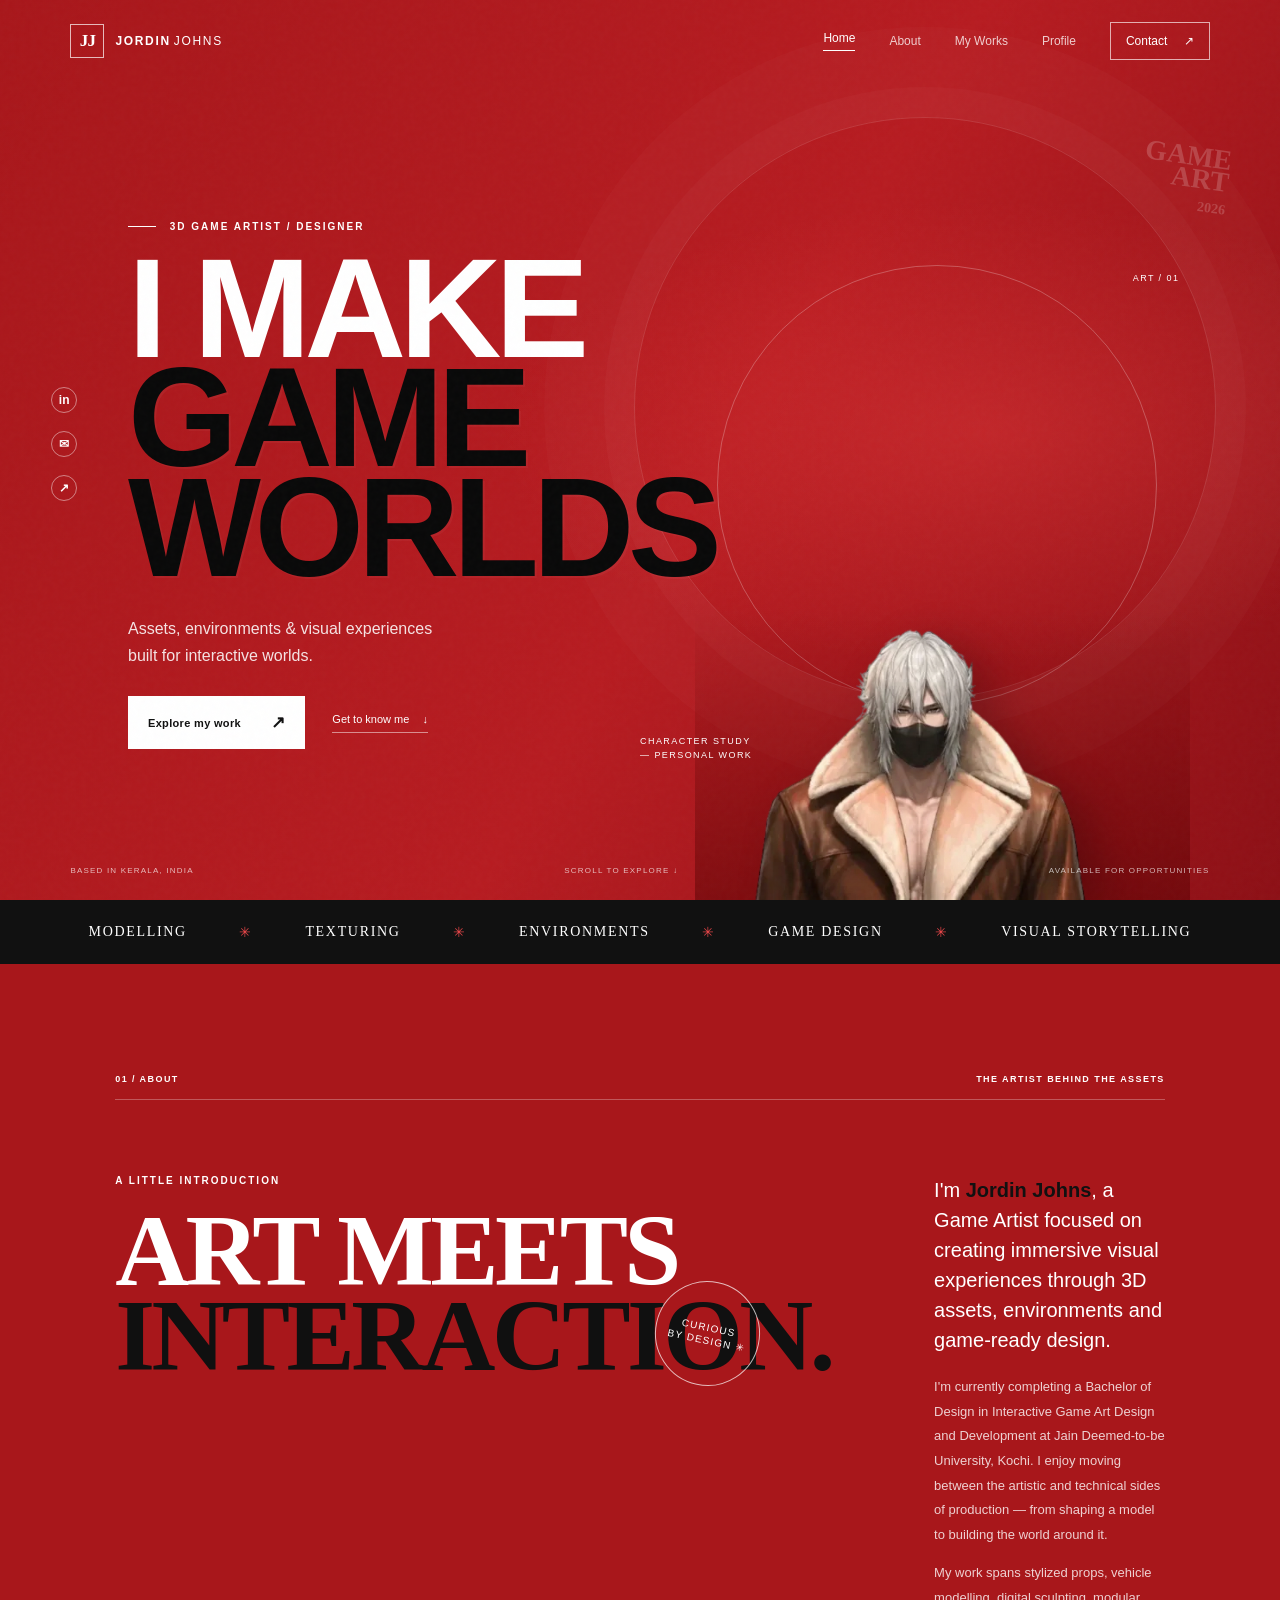
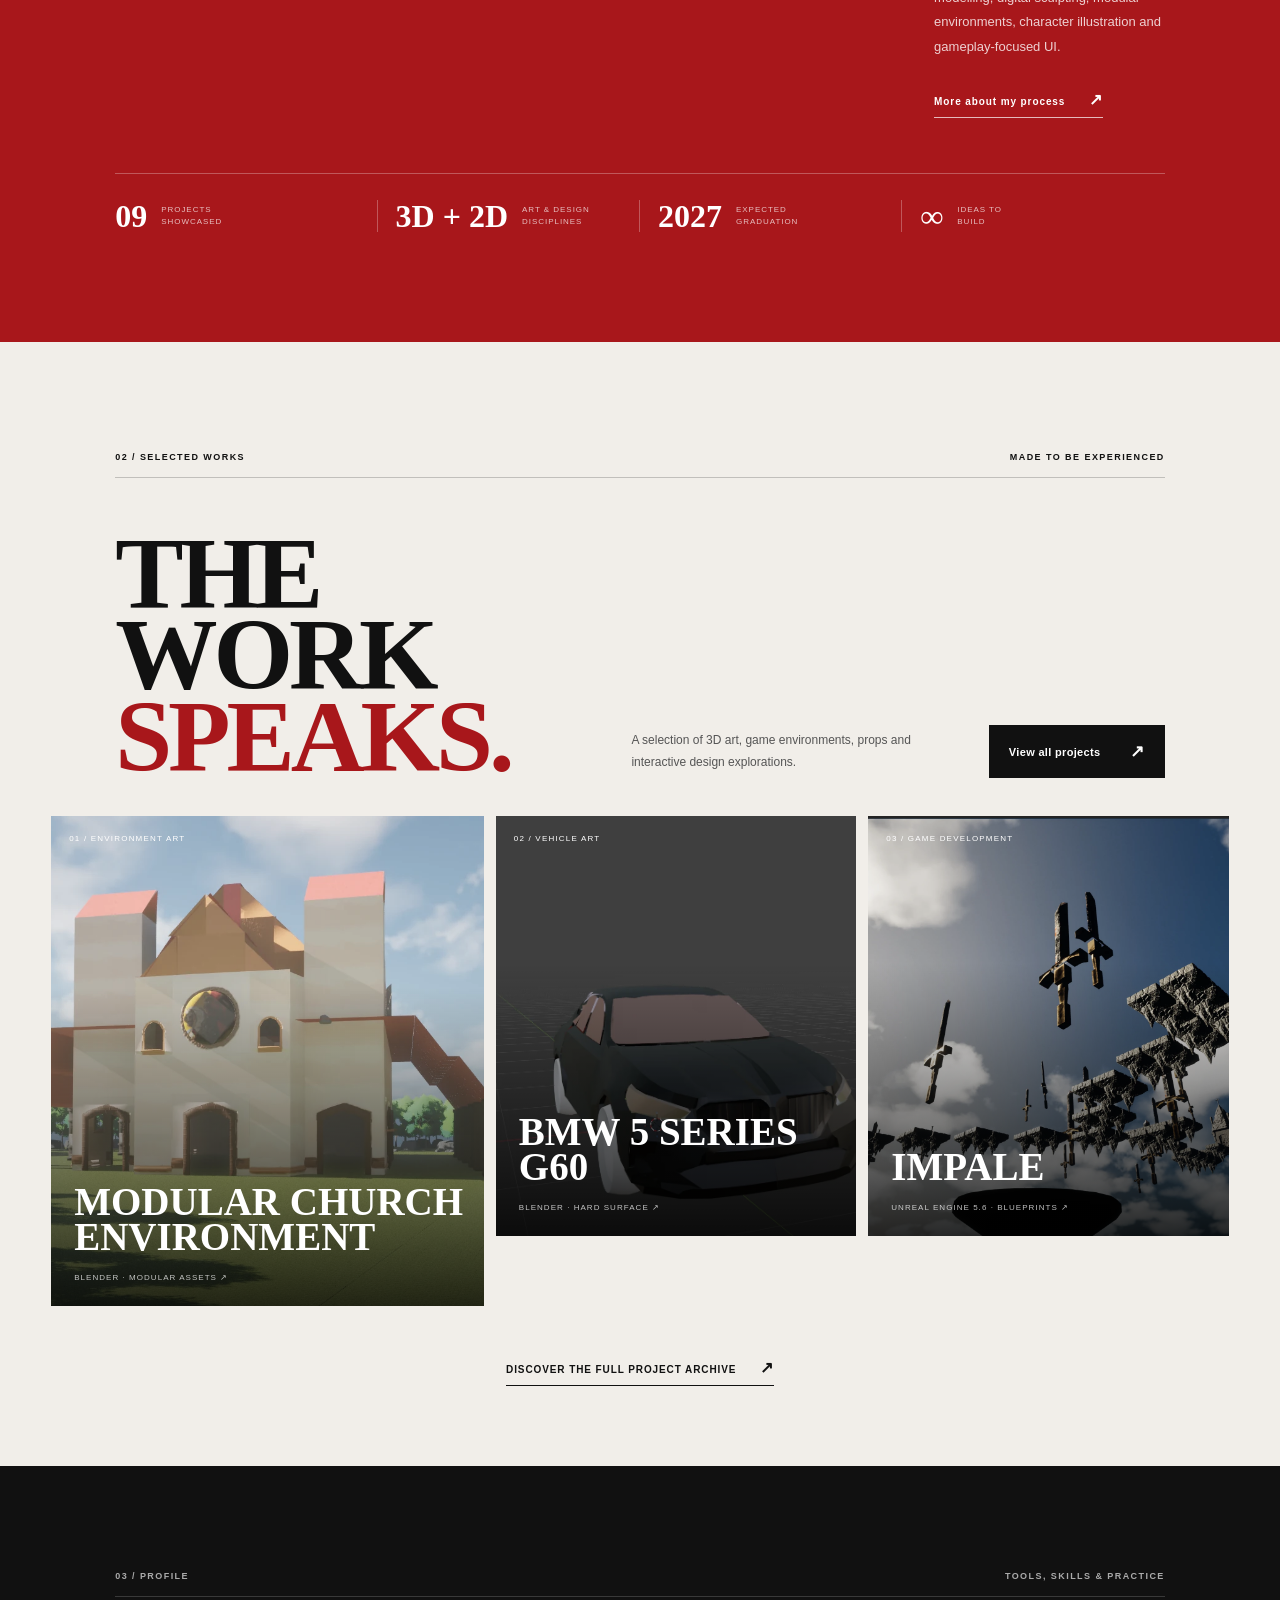
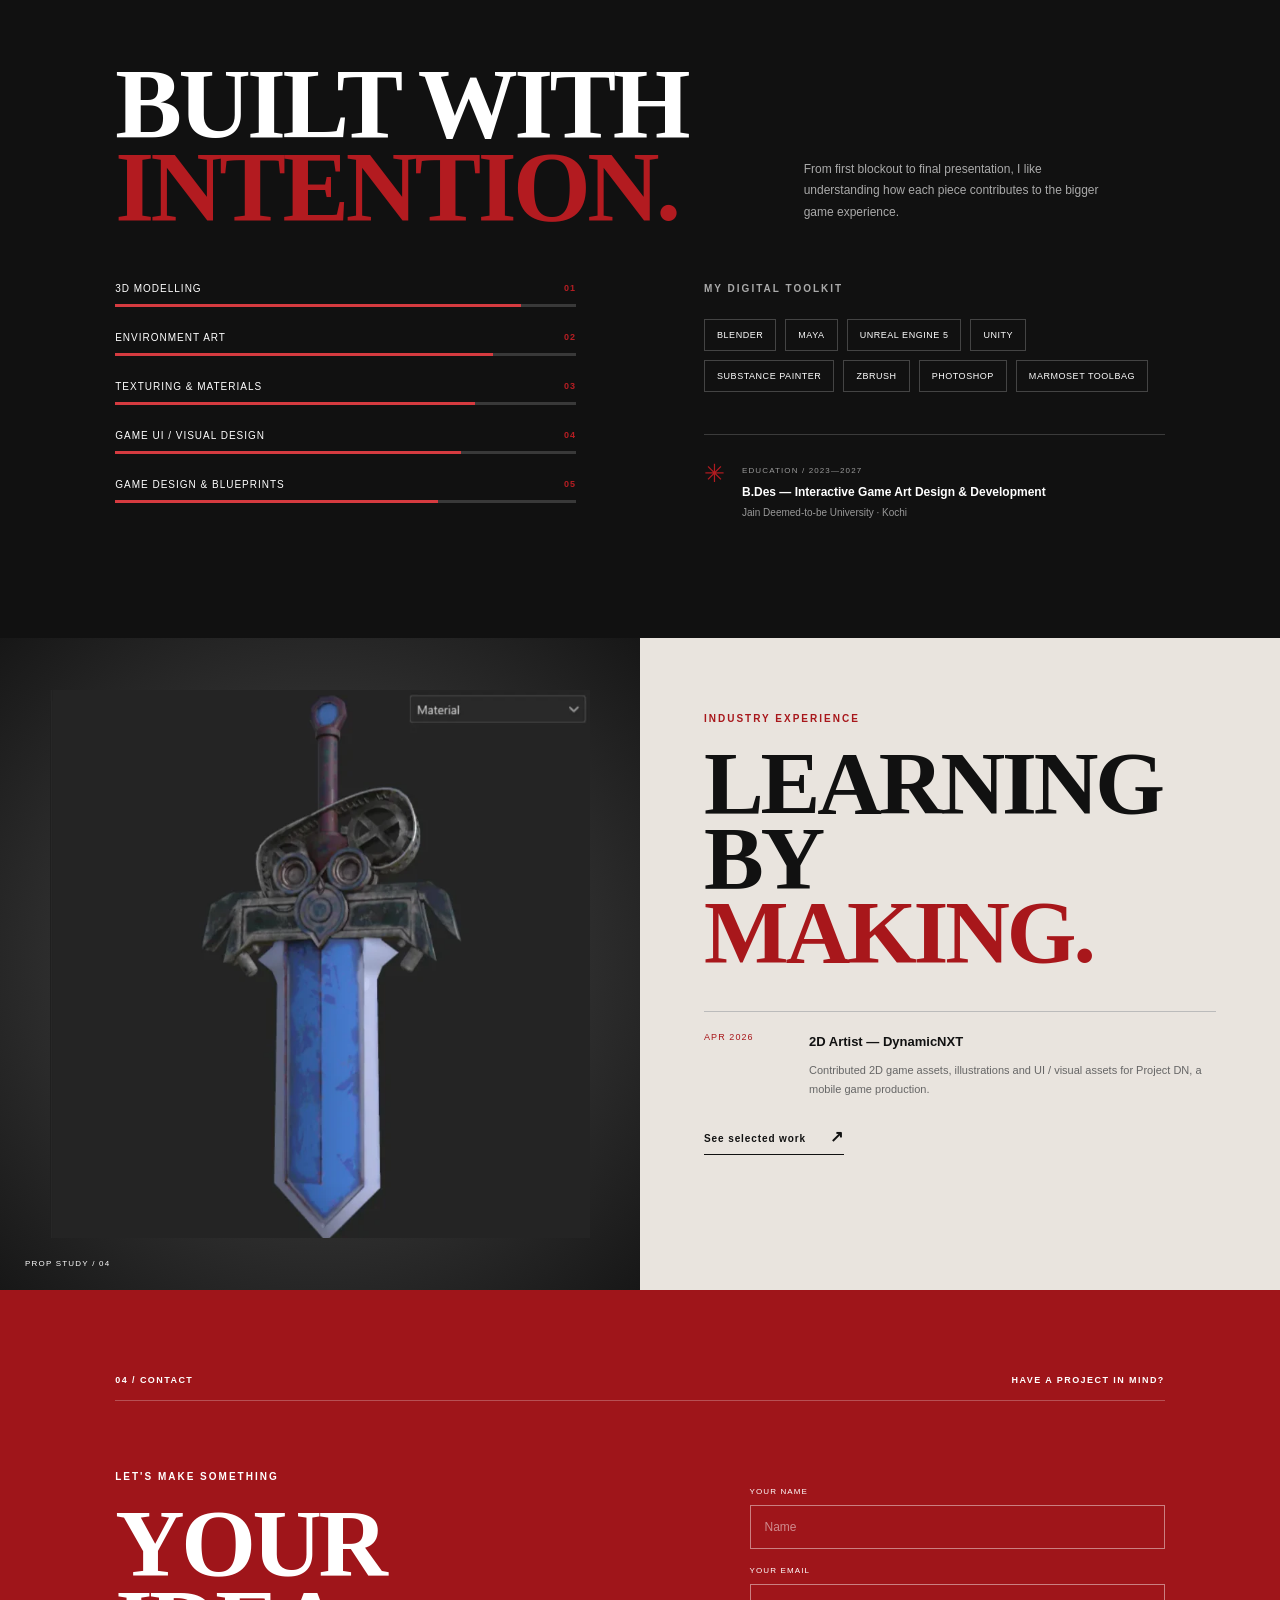
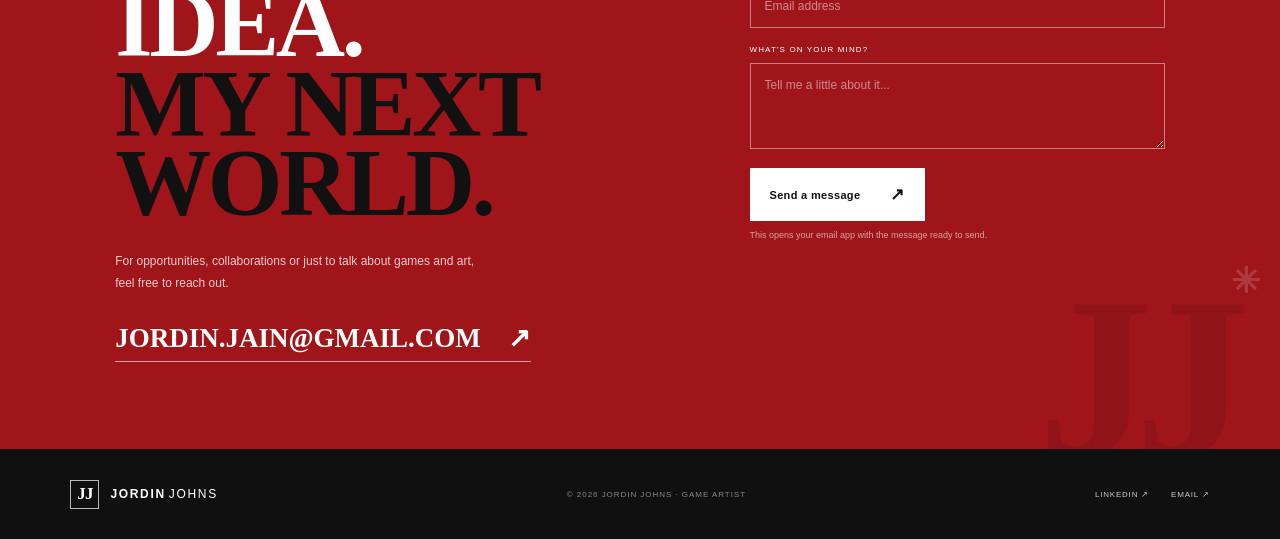
<file: index.html>
<!doctype html>
<html lang="en">
<head>
  <meta charset="utf-8"><meta name="viewport" content="width=device-width, initial-scale=1">
  <meta name="theme-color" content="#a8171b">
  <meta name="description" content="Jordin Johns — 3D Game Artist and Designer. Explore 3D environments, props, vehicles, character art and game projects.">
  <title>Jordin Johns — Game Artist</title>
  
  
  <link rel="stylesheet" href="assets/css/styles.css">
</head>
<body>
  <div class="noise"></div><div class="scroll-progress" id="scrollProgress"></div>
  <header class="site-header">
    <a class="brand" href="index.html" aria-label="Jordin Johns home"><span class="brand-mark">JJ</span><span>JORDIN<span class="brand-light">JOHNS</span></span></a>
    <button class="menu-toggle" id="menuToggle" aria-label="Open navigation" aria-expanded="false"><span></span><span></span></button>
    <nav class="main-nav" id="mainNav">
      <a class="active" href="index.html">Home</a><a href="#about">About</a><a href="projects.html">My Works</a><a href="#profile">Profile</a><a class="nav-contact" href="#contact">Contact <span>↗</span></a>
    </nav>
  </header>

  <main>
    <section class="hero" id="home">
      <div class="hero-social">
        <a href="https://www.linkedin.com/in/jordin-johns2005" target="_blank" rel="noreferrer" aria-label="LinkedIn">in</a>
        <a href="mailto:jordin.jain@gmail.com" aria-label="Email">✉</a>
        <a href="projects.html" aria-label="Projects">↗</a>
      </div>
      <div class="hero-copy">
        <p class="eyebrow"><span class="eyebrow-line"></span> 3D GAME ARTIST / DESIGNER</p>
        <h1><span class="hero-white">I make</span><br><span class="hero-black">GAME WORLDS</span></h1>
        <p class="hero-subtitle">Assets, environments & visual experiences<br>built for interactive worlds.</p>
        <div class="hero-actions"><a class="button button-light" href="projects.html">Explore my work <span>↗</span></a><a class="text-link" href="#about">Get to know me <span>↓</span></a></div>
      </div>
      <div class="hero-art">
        <div class="hero-art-ring"></div><img src="assets/images/character-anime.webp" alt="Stylized character artwork created as part of a character design project">
        <span class="art-index">ART / 01</span><span class="art-caption">CHARACTER STUDY<br>— PERSONAL WORK</span>
      </div>
      <div class="hero-bottom"><span>BASED IN KERALA, INDIA</span><span class="hero-bottom-center">SCROLL TO EXPLORE ↓</span><span>AVAILABLE FOR OPPORTUNITIES</span></div>
      <div class="hero-stamp">GAME<br>ART<br><b>2026</b></div>
    </section>

    <section class="intro-strip">
      <span>MODELLING</span><i>✳</i><span>TEXTURING</span><i>✳</i><span>ENVIRONMENTS</span><i>✳</i><span>GAME DESIGN</span><i>✳</i><span>VISUAL STORYTELLING</span>
    </section>

    <section class="section about-section" id="about">
      <div class="section-kicker"><span>01 / ABOUT</span><span>THE ARTIST BEHIND THE ASSETS</span></div>
      <div class="about-grid">
        <div class="about-heading"><p class="eyebrow">A LITTLE INTRODUCTION</p><h2>ART MEETS<br><em>INTERACTION.</em></h2><div class="about-sticker">CURIOUS<br>BY DESIGN ✳</div></div>
        <div class="about-copy"><p class="lead">I'm <strong>Jordin Johns</strong>, a Game Artist focused on creating immersive visual experiences through 3D assets, environments and game-ready design.</p><p>I'm currently completing a Bachelor of Design in Interactive Game Art Design and Development at Jain Deemed-to-be University, Kochi. I enjoy moving between the artistic and technical sides of production — from shaping a model to building the world around it.</p><p>My work spans stylized props, vehicle modelling, digital sculpting, modular environments, character illustration and gameplay-focused UI.</p><a class="underlined-link" href="#profile">More about my process <span>↗</span></a></div>
      </div>
      <div class="stats-row"><div><strong>09</strong><span>PROJECTS<br>SHOWCASED</span></div><div><strong>3D + 2D</strong><span>ART & DESIGN<br>DISCIPLINES</span></div><div><strong>2027</strong><span>EXPECTED<br>GRADUATION</span></div><div><strong>∞</strong><span>IDEAS TO<br>BUILD</span></div></div>
    </section>

    <section class="featured-section" id="works">
      <div class="section section-head-wrap"><div class="section-kicker"><span>02 / SELECTED WORKS</span><span>MADE TO BE EXPERIENCED</span></div><div class="section-heading-row"><h2>THE WORK<br><em>SPEAKS.</em></h2><p>A selection of 3D art, game environments, props and interactive design explorations.</p><a class="button button-dark" href="projects.html">View all projects <span>↗</span></a></div></div>
      <div class="featured-grid">
        <a class="feature-card feature-large" href="project.html?id=church"><img src="assets/images/church-final.webp" alt="Modular church environment render"><span class="feature-number">01 / ENVIRONMENT ART</span><div class="feature-overlay"><h3>Modular Church<br>Environment</h3><span>BLENDER · MODULAR ASSETS ↗</span></div></a>
        <a class="feature-card" href="project.html?id=bmw"><img src="assets/images/bmw-clay.webp" alt="BMW 5 Series G60 model in Blender"><span class="feature-number">02 / VEHICLE ART</span><div class="feature-overlay"><h3>BMW 5 Series<br>G60</h3><span>BLENDER · HARD SURFACE ↗</span></div></a>
        <a class="feature-card" href="project.html?id=impale"><img src="assets/images/impale-02.webp" alt="Impale floating platform game environment"><span class="feature-number">03 / GAME DEVELOPMENT</span><div class="feature-overlay"><h3>IMPALE</h3><span>UNREAL ENGINE 5.6 · BLUEPRINTS ↗</span></div></a>
      </div>
      <div class="all-work-link"><a class="underlined-link" href="projects.html">DISCOVER THE FULL PROJECT ARCHIVE <span>↗</span></a></div>
    </section>

    <section class="profile-section section" id="profile">
      <div class="section-kicker"><span>03 / PROFILE</span><span>TOOLS, SKILLS & PRACTICE</span></div>
      <div class="profile-top"><h2>BUILT WITH<br><em>INTENTION.</em></h2><p>From first blockout to final presentation, I like understanding how each piece contributes to the bigger game experience.</p></div>
      <div class="skill-layout">
        <div class="skill-list">
          <div class="skill-item"><div><span>3D MODELLING</span><b>01</b></div><div class="skill-bar"><i style="--level:88%"></i></div></div>
          <div class="skill-item"><div><span>ENVIRONMENT ART</span><b>02</b></div><div class="skill-bar"><i style="--level:82%"></i></div></div>
          <div class="skill-item"><div><span>TEXTURING & MATERIALS</span><b>03</b></div><div class="skill-bar"><i style="--level:78%"></i></div></div>
          <div class="skill-item"><div><span>GAME UI / VISUAL DESIGN</span><b>04</b></div><div class="skill-bar"><i style="--level:75%"></i></div></div>
          <div class="skill-item"><div><span>GAME DESIGN & BLUEPRINTS</span><b>05</b></div><div class="skill-bar"><i style="--level:70%"></i></div></div>
        </div>
        <div class="tools-panel"><p class="eyebrow">MY DIGITAL TOOLKIT</p><div class="tool-cloud"><span>BLENDER</span><span>MAYA</span><span>UNREAL ENGINE 5</span><span>UNITY</span><span>SUBSTANCE PAINTER</span><span>ZBRUSH</span><span>PHOTOSHOP</span><span>MARMOSET TOOLBAG</span></div><div class="education-card"><span class="edu-icon">✳</span><div><small>EDUCATION / 2023—2027</small><strong>B.Des — Interactive Game Art Design & Development</strong><p>Jain Deemed-to-be University · Kochi</p></div></div></div>
      </div>
    </section>

    <section class="experience-section">
      <div class="experience-art"><img src="assets/images/prop-sword.webp" alt="Stylized fantasy sword prop sculpted and textured for games"><span>PROP STUDY / 04</span></div>
      <div class="experience-copy"><p class="eyebrow">INDUSTRY EXPERIENCE</p><h2>LEARNING BY<br><em>MAKING.</em></h2><div class="experience-entry"><span>APR 2026</span><div><strong>2D Artist — DynamicNXT</strong><p>Contributed 2D game assets, illustrations and UI / visual assets for Project DN, a mobile game production.</p></div></div><a class="underlined-link" href="projects.html">See selected work <span>↗</span></a></div>
    </section>

    <section class="contact-section" id="contact">
      <div class="section-kicker"><span>04 / CONTACT</span><span>HAVE A PROJECT IN MIND?</span></div>
      <div class="contact-grid"><div><p class="eyebrow">LET'S MAKE SOMETHING</p><h2>YOUR IDEA.<br><em>MY NEXT WORLD.</em></h2><p class="contact-intro">For opportunities, collaborations or just to talk about games and art, feel free to reach out.</p><a class="email-link" href="mailto:jordin.jain@gmail.com">JORDIN.JAIN@GMAIL.COM <span>↗</span></a></div>
      <form class="contact-form" id="contactForm"><label for="name">YOUR NAME</label><input id="name" name="name" placeholder="Name" required><label for="email">YOUR EMAIL</label><input id="email" name="email" type="email" placeholder="Email address" required><label for="message">WHAT'S ON YOUR MIND?</label><textarea id="message" name="message" rows="4" placeholder="Tell me a little about it..." required></textarea><button class="button button-light" type="submit">Send a message <span>↗</span></button><p class="form-note">This opens your email app with the message ready to send.</p></form></div>
      <div class="contact-character">JJ<span>✳</span></div>
    </section>
  </main>
  <footer class="site-footer"><a class="brand" href="#home"><span class="brand-mark">JJ</span><span>JORDIN<span class="brand-light">JOHNS</span></span></a><span>© 2026 JORDIN JOHNS · GAME ARTIST</span><div><a href="https://www.linkedin.com/in/jordin-johns2005" target="_blank" rel="noreferrer">LINKEDIN ↗</a><a href="mailto:jordin.jain@gmail.com">EMAIL ↗</a></div></footer>
  <script src="assets/js/main.js"></script>
</body></html>
</file>
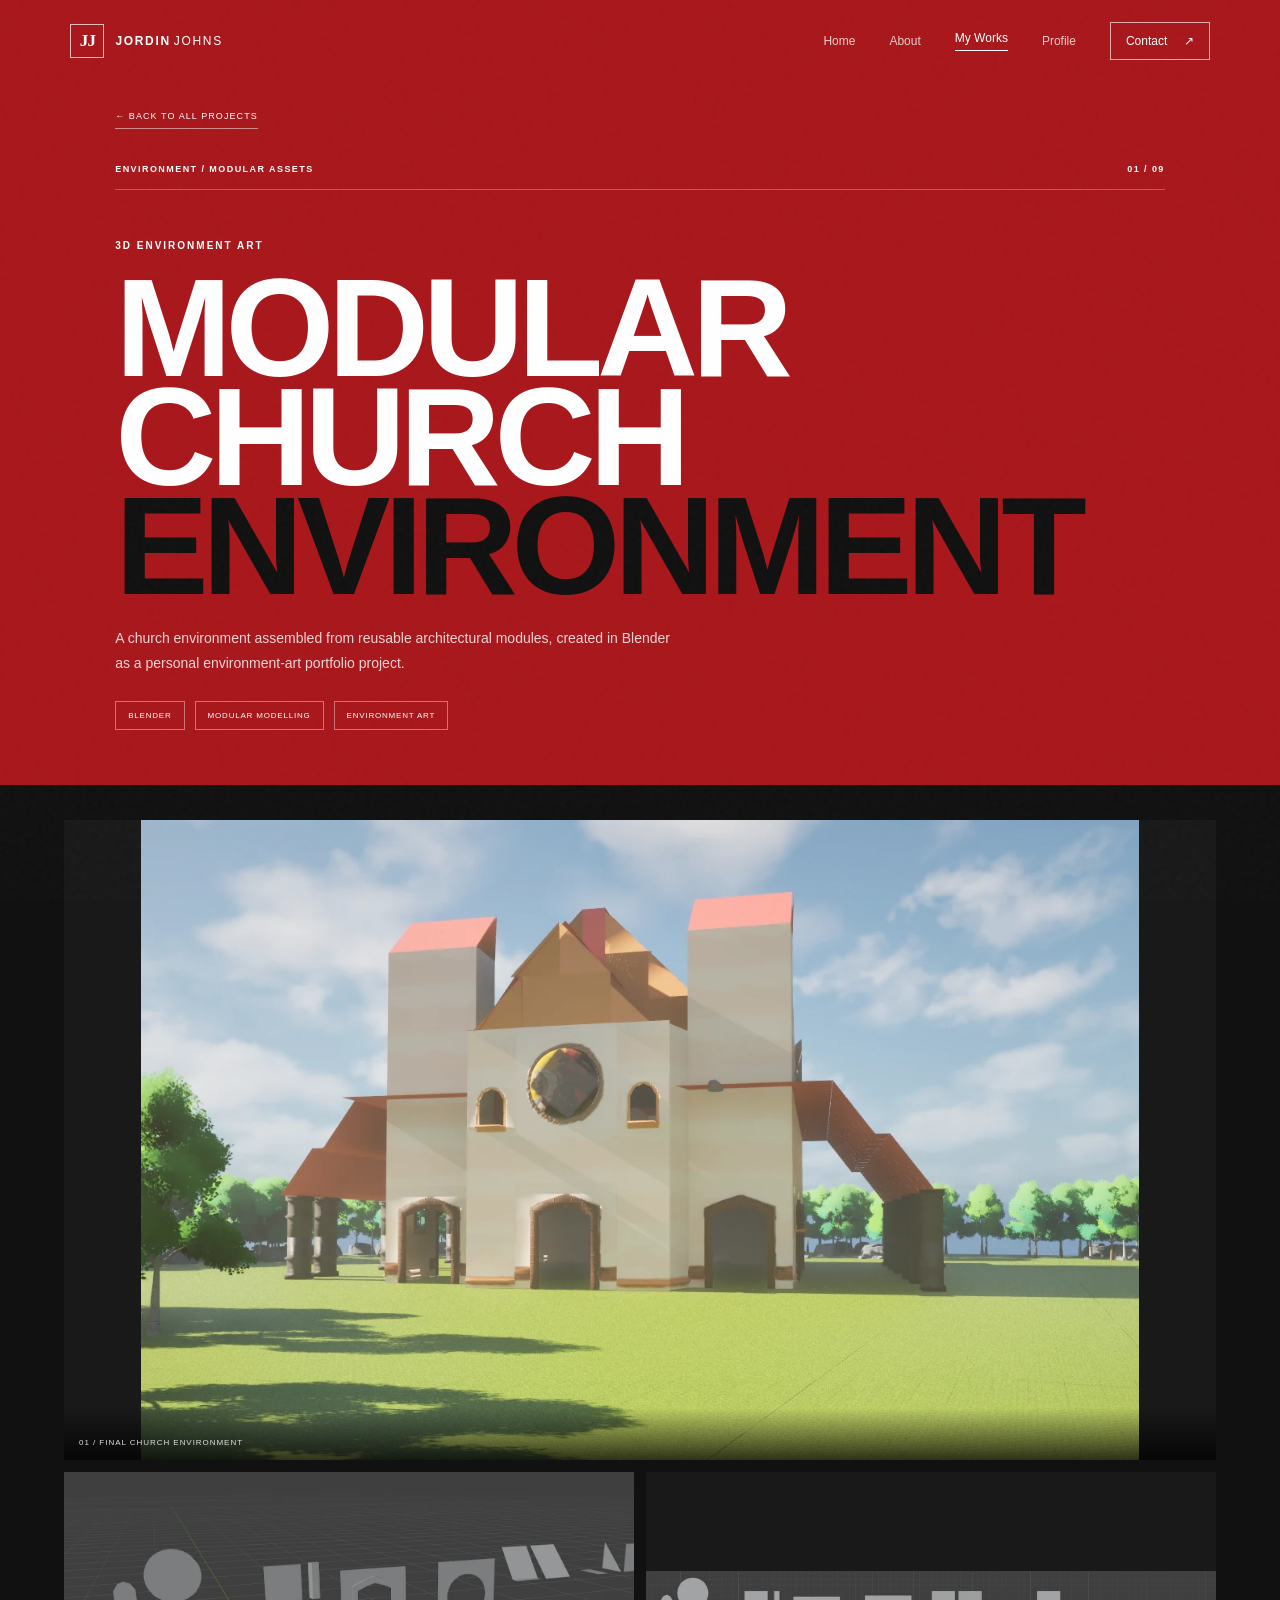
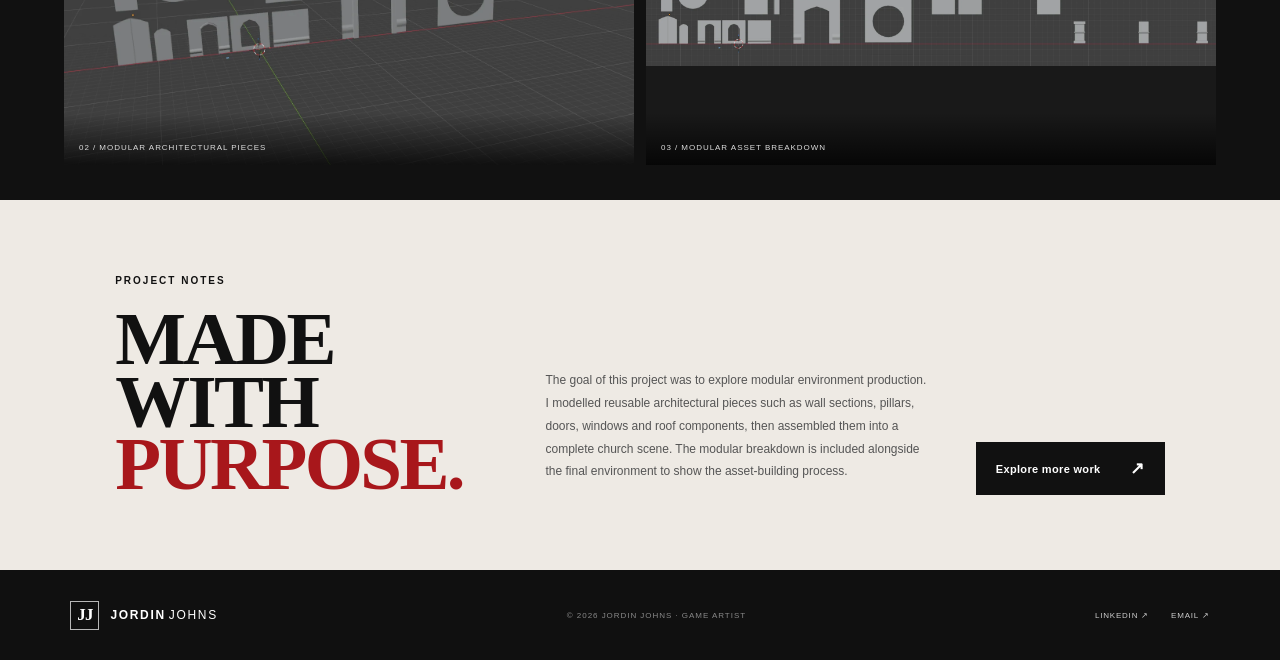
<file: project.html>
<!doctype html>
<html lang="en"><head><meta charset="utf-8"><meta name="viewport" content="width=device-width, initial-scale=1"><meta name="theme-color" content="#a8171b"><title>Project — Jordin Johns</title><link rel="stylesheet" href="assets/css/styles.css"></head>
<body><div class="noise"></div><div class="scroll-progress" id="scrollProgress"></div><header class="site-header"><a class="brand" href="index.html"><span class="brand-mark">JJ</span><span>JORDIN<span class="brand-light">JOHNS</span></span></a><button class="menu-toggle" id="menuToggle" aria-label="Open navigation" aria-expanded="false"><span></span><span></span></button><nav class="main-nav" id="mainNav"><a href="index.html">Home</a><a href="index.html#about">About</a><a class="active" href="projects.html">My Works</a><a href="index.html#profile">Profile</a><a class="nav-contact" href="index.html#contact">Contact <span>↗</span></a></nav></header>
<main class="detail-page"><a class="back-link" href="projects.html">← BACK TO ALL PROJECTS</a><section class="detail-hero"><div class="section-kicker"><span id="detailCategory">PROJECT / PORTFOLIO</span><span id="detailIndex">01 / 09</span></div><p class="eyebrow" id="detailType">3D GAME ART</p><h1 id="detailTitle">PROJECT<br><em>DETAILS.</em></h1><p class="detail-intro" id="detailIntro"></p><div class="detail-meta" id="detailMeta"></div></section><section class="detail-gallery" id="detailGallery"></section><section class="detail-bottom"><div><p class="eyebrow">PROJECT NOTES</p><h2>MADE WITH<br><em>PURPOSE.</em></h2></div><p id="detailDescription"></p><a class="button button-dark" id="nextProject" href="projects.html">Explore more work <span>↗</span></a></section><div class="lightbox" id="lightbox" aria-hidden="true"><button class="lightbox-close" id="lightboxClose" aria-label="Close image">×</button><button class="lightbox-prev" id="lightboxPrev" aria-label="Previous image">←</button><img id="lightboxImage" alt=""><button class="lightbox-next" id="lightboxNext" aria-label="Next image">→</button><p id="lightboxCaption"></p></div></main><footer class="site-footer"><a class="brand" href="index.html"><span class="brand-mark">JJ</span><span>JORDIN<span class="brand-light">JOHNS</span></span></a><span>© 2026 JORDIN JOHNS · GAME ARTIST</span><div><a href="https://www.linkedin.com/in/jordin-johns2005" target="_blank" rel="noreferrer">LINKEDIN ↗</a><a href="mailto:jordin.jain@gmail.com">EMAIL ↗</a></div></footer><script src="assets/js/project-data.js"></script><script src="assets/js/project-detail.js"></script><script src="assets/js/main.js"></script></body></html>
</file>
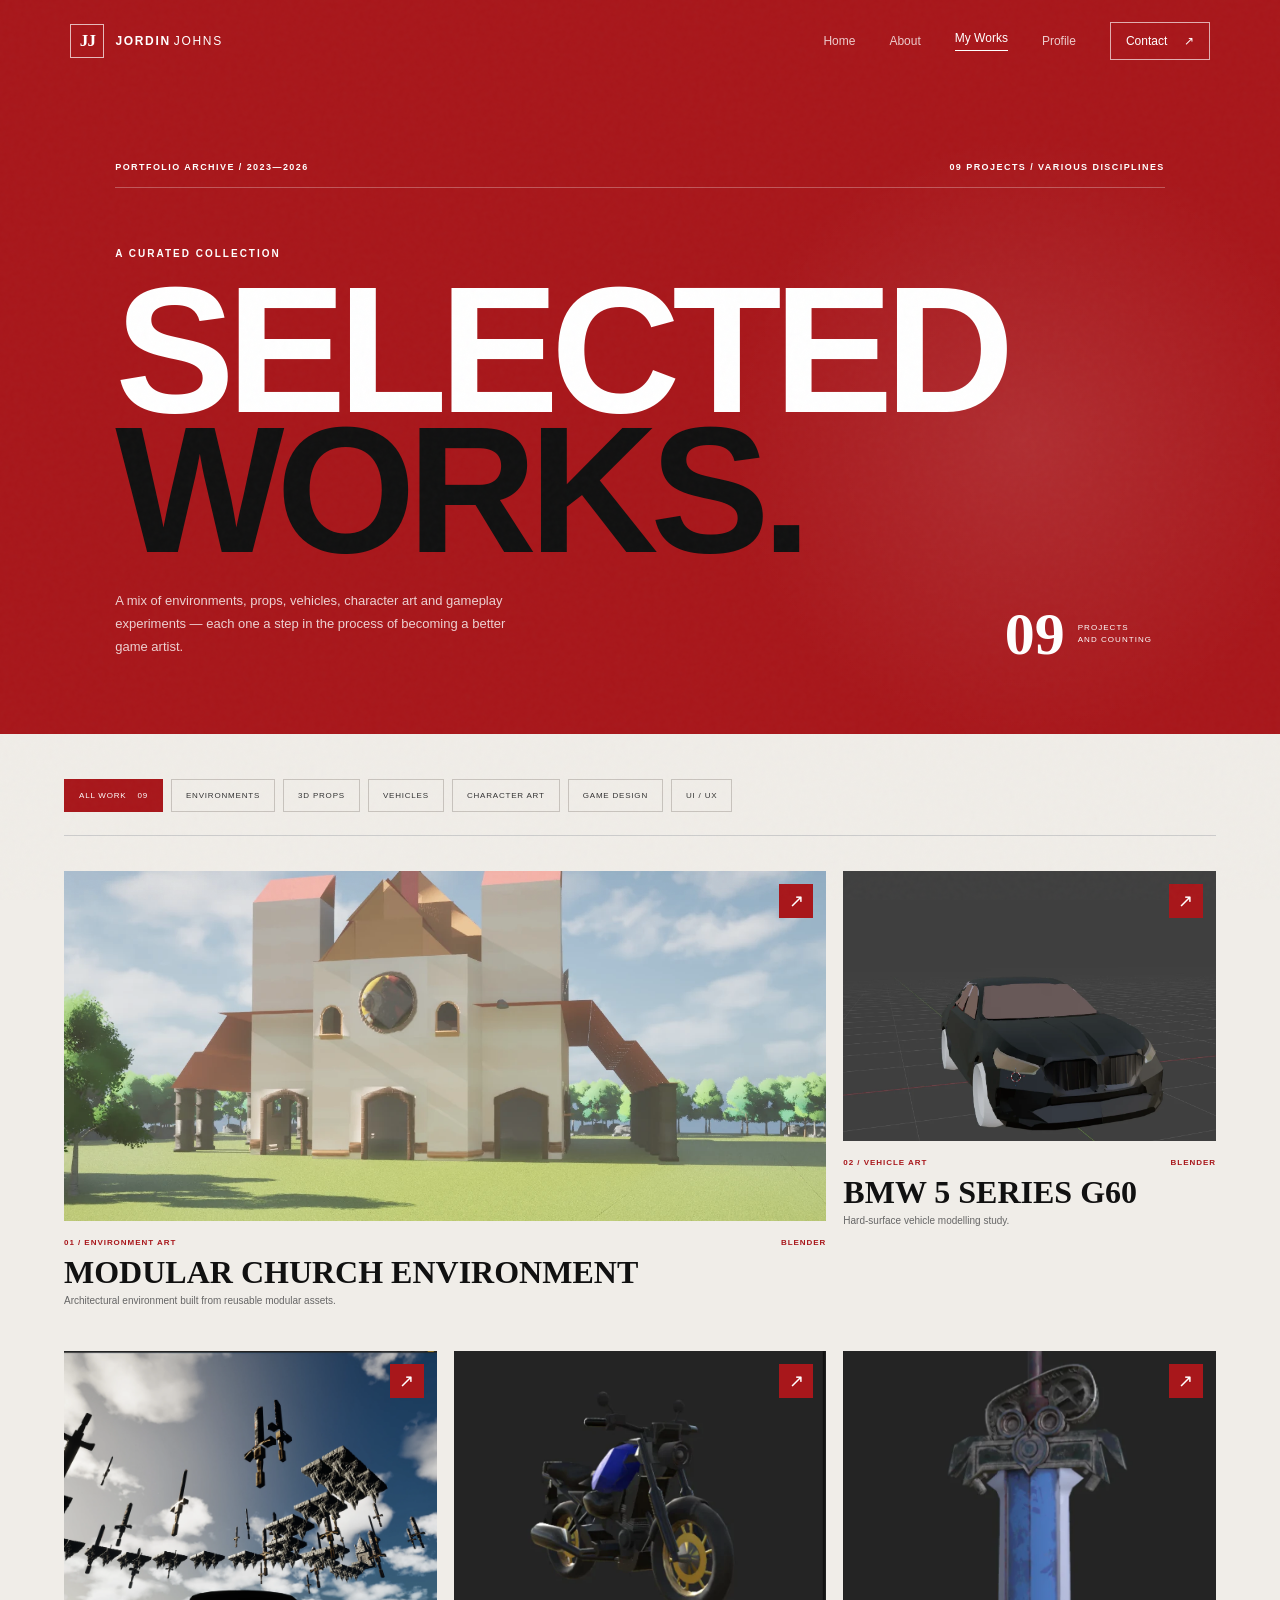
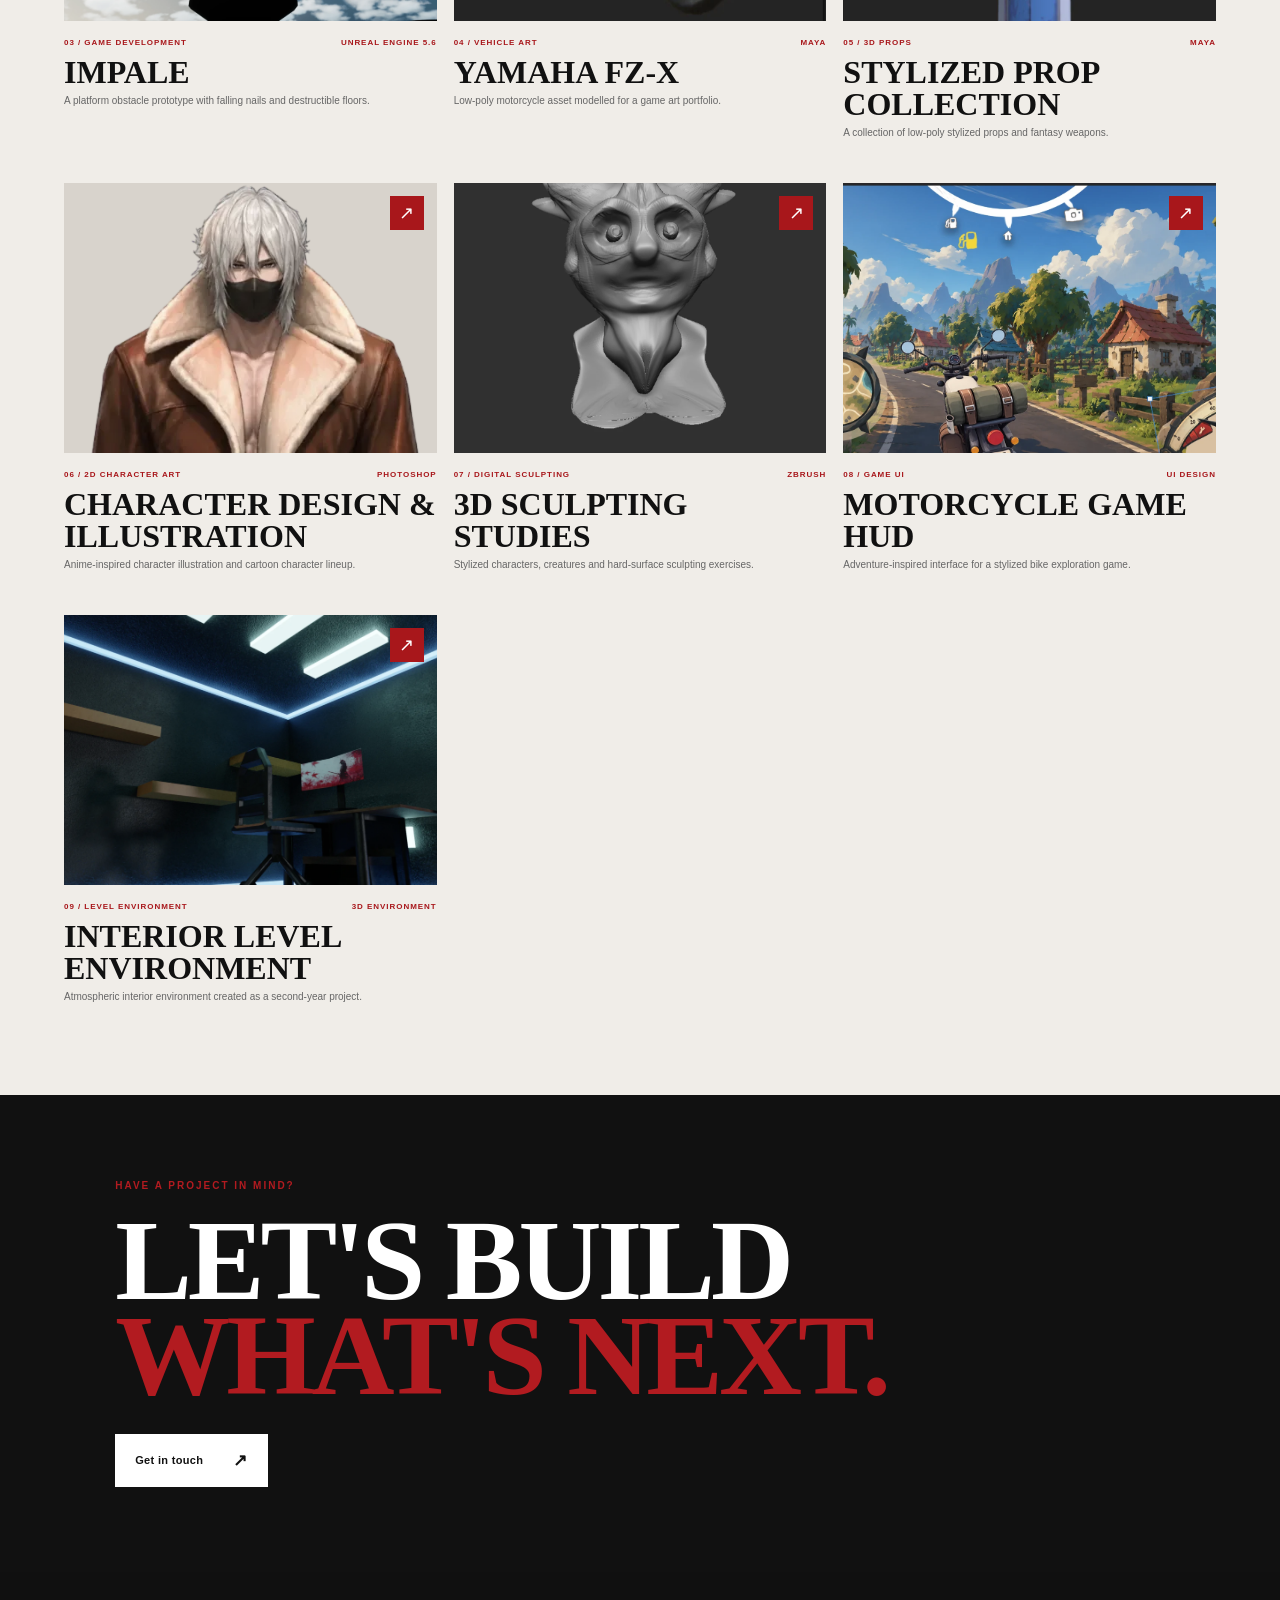
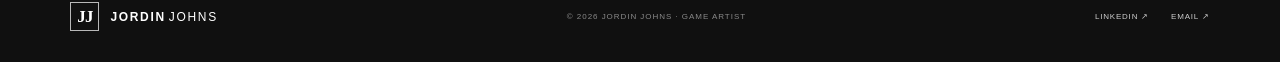
<file: projects.html>
<!doctype html>
<html lang="en"><head><meta charset="utf-8"><meta name="viewport" content="width=device-width, initial-scale=1"><meta name="theme-color" content="#a8171b"><meta name="description" content="Explore Jordin Johns' game art portfolio: environments, props, vehicles, character art and game development."><title>My Works — Jordin Johns</title><link rel="stylesheet" href="assets/css/styles.css"></head>
<body><div class="noise"></div><div class="scroll-progress" id="scrollProgress"></div>
<header class="site-header"><a class="brand" href="index.html"><span class="brand-mark">JJ</span><span>JORDIN<span class="brand-light">JOHNS</span></span></a><button class="menu-toggle" id="menuToggle" aria-label="Open navigation" aria-expanded="false"><span></span><span></span></button><nav class="main-nav" id="mainNav"><a href="index.html">Home</a><a href="index.html#about">About</a><a class="active" href="projects.html">My Works</a><a href="index.html#profile">Profile</a><a class="nav-contact" href="index.html#contact">Contact <span>↗</span></a></nav></header>
<main class="projects-page"><section class="projects-hero"><div class="section-kicker"><span>PORTFOLIO ARCHIVE / 2023—2026</span><span>09 PROJECTS / VARIOUS DISCIPLINES</span></div><p class="eyebrow">A CURATED COLLECTION</p><h1>SELECTED<br><em>WORKS.</em></h1><p class="projects-lead">A mix of environments, props, vehicles, character art and gameplay experiments — each one a step in the process of becoming a better game artist.</p><div class="project-counter"><strong>09</strong><span>PROJECTS<br>AND COUNTING</span></div></section>
<section class="project-library"><div class="filter-row" id="filterRow"><button class="filter-chip active" data-filter="all">ALL WORK <span>09</span></button><button class="filter-chip" data-filter="environment">ENVIRONMENTS</button><button class="filter-chip" data-filter="props">3D PROPS</button><button class="filter-chip" data-filter="vehicle">VEHICLES</button><button class="filter-chip" data-filter="character">CHARACTER ART</button><button class="filter-chip" data-filter="game">GAME DESIGN</button><button class="filter-chip" data-filter="ui">UI / UX</button></div>
<div class="project-grid" id="projectGrid">
<a class="project-card project-card-wide" data-category="environment" href="project.html?id=church"><div class="project-image"><img src="assets/images/church-final.webp" alt="Modular church environment"><span class="card-arrow">↗</span></div><div class="project-meta"><span>01 / ENVIRONMENT ART</span><span>BLENDER</span></div><h2>Modular Church Environment</h2><p>Architectural environment built from reusable modular assets.</p></a>
<a class="project-card" data-category="vehicle" href="project.html?id=bmw"><div class="project-image"><img src="assets/images/bmw-clay.webp" alt="BMW 5 Series G60 model"><span class="card-arrow">↗</span></div><div class="project-meta"><span>02 / VEHICLE ART</span><span>BLENDER</span></div><h2>BMW 5 Series G60</h2><p>Hard-surface vehicle modelling study.</p></a>
<a class="project-card" data-category="game" href="project.html?id=impale"><div class="project-image"><img src="assets/images/impale-02.webp" alt="Impale gameplay environment"><span class="card-arrow">↗</span></div><div class="project-meta"><span>03 / GAME DEVELOPMENT</span><span>UNREAL ENGINE 5.6</span></div><h2>IMPALE</h2><p>A platform obstacle prototype with falling nails and destructible floors.</p></a>
<a class="project-card" data-category="vehicle" href="project.html?id=fzx"><div class="project-image"><img src="assets/images/bike-render-01.webp" alt="Low-poly Yamaha FZ-X motorcycle"><span class="card-arrow">↗</span></div><div class="project-meta"><span>04 / VEHICLE ART</span><span>MAYA</span></div><h2>Yamaha FZ-X</h2><p>Low-poly motorcycle asset modelled for a game art portfolio.</p></a>
<a class="project-card" data-category="props" href="project.html?id=weapons"><div class="project-image"><img src="assets/images/prop-sword.webp" alt="Stylized blue fantasy sword"><span class="card-arrow">↗</span></div><div class="project-meta"><span>05 / 3D PROPS</span><span>MAYA</span></div><h2>Stylized Prop Collection</h2><p>A collection of low-poly stylized props and fantasy weapons.</p></a>
<a class="project-card" data-category="character" href="project.html?id=characters"><div class="project-image"><img src="assets/images/character-anime.webp" alt="Anime character illustration"><span class="card-arrow">↗</span></div><div class="project-meta"><span>06 / 2D CHARACTER ART</span><span>PHOTOSHOP</span></div><h2>Character Design & Illustration</h2><p>Anime-inspired character illustration and cartoon character lineup.</p></a>
<a class="project-card" data-category="character" href="project.html?id=sculpting"><div class="project-image"><img src="assets/images/sculpt-creature.webp" alt="Stylized ZBrush creature bust"><span class="card-arrow">↗</span></div><div class="project-meta"><span>07 / DIGITAL SCULPTING</span><span>ZBRUSH</span></div><h2>3D Sculpting Studies</h2><p>Stylized characters, creatures and hard-surface sculpting exercises.</p></a>
<a class="project-card" data-category="ui" href="project.html?id=gameui"><div class="project-image"><img src="assets/images/game-ui.webp" alt="Motorcycle exploration game HUD concept"><span class="card-arrow">↗</span></div><div class="project-meta"><span>08 / GAME UI</span><span>UI DESIGN</span></div><h2>Motorcycle Game HUD</h2><p>Adventure-inspired interface for a stylized bike exploration game.</p></a>
<a class="project-card" data-category="environment" href="project.html?id=room"><div class="project-image"><img src="assets/images/environment-room.webp" alt="Dark 3D interior level environment"><span class="card-arrow">↗</span></div><div class="project-meta"><span>09 / LEVEL ENVIRONMENT</span><span>3D ENVIRONMENT</span></div><h2>Interior Level Environment</h2><p>Atmospheric interior environment created as a second-year project.</p></a>
</div><p class="no-results" id="noResults" hidden>No projects in this category yet.</p></section>
<section class="projects-cta"><p class="eyebrow">HAVE A PROJECT IN MIND?</p><h2>LET'S BUILD<br><em>WHAT'S NEXT.</em></h2><a class="button button-light" href="index.html#contact">Get in touch <span>↗</span></a></section></main>
<footer class="site-footer"><a class="brand" href="index.html"><span class="brand-mark">JJ</span><span>JORDIN<span class="brand-light">JOHNS</span></span></a><span>© 2026 JORDIN JOHNS · GAME ARTIST</span><div><a href="https://www.linkedin.com/in/jordin-johns2005" target="_blank" rel="noreferrer">LINKEDIN ↗</a><a href="mailto:jordin.jain@gmail.com">EMAIL ↗</a></div></footer><script src="assets/js/projects.js"></script><script src="assets/js/main.js"></script></body></html>
</file>
<file: assets/css/styles.css>
*{box-sizing:border-box}html{scroll-behavior:smooth;scroll-padding-top:90px}body{margin:0;background:#a8171b;color:#fff;font-family:"DM Sans",Arial,sans-serif;overflow-x:hidden}a{color:inherit;text-decoration:none}button,input,textarea{font:inherit}.noise{pointer-events:none;position:fixed;inset:0;z-index:50;opacity:.055;background-image:url("data:image/svg+xml,%3Csvg viewBox='0 0 180 180' xmlns='http://www.w3.org/2000/svg'%3E%3Cfilter id='n'%3E%3CfeTurbulence type='fractalNoise' baseFrequency='.9' numOctaves='3' stitchTiles='stitch'/%3E%3C/filter%3E%3Crect width='100%25' height='100%25' filter='url(%23n)' opacity='.45'/%3E%3C/svg%3E")}.scroll-progress{height:3px;position:fixed;top:0;left:0;width:0;background:#fff;z-index:100}.site-header{height:82px;padding:0 5.5vw;display:flex;align-items:center;justify-content:space-between;position:absolute;top:0;left:0;width:100%;z-index:60}.brand{display:flex;align-items:center;gap:11px;font-size:12px;font-weight:800;letter-spacing:.14em}.brand-mark{display:grid;place-items:center;width:34px;height:34px;border:1px solid rgba(255,255,255,.7);font-family:"Barlow Condensed";font-size:17px;letter-spacing:-.05em}.brand-light{font-weight:400;margin-left:3px}.main-nav{display:flex;align-items:center;gap:34px;font-size:12px}.main-nav a{opacity:.78;transition:.25s}.main-nav a:hover,.main-nav a.active{opacity:1}.main-nav a.active:after{content:"";display:block;width:100%;height:1px;background:#fff;margin-top:5px}.nav-contact{border:1px solid rgba(255,255,255,.65);padding:11px 15px;opacity:1!important}.nav-contact span{margin-left:13px}.menu-toggle{display:none;background:none;border:0;color:white}.hero{min-height:720px;height:min(900px,100vh);min-height:680px;position:relative;padding:150px 10vw 80px;display:flex;align-items:center;overflow:hidden;background:radial-gradient(ellipse at 77% 48%,rgba(239,65,65,.35),transparent 35%),linear-gradient(120deg,#a8171b 0%,#b71c21 55%,#8d1016 100%)}.hero:before{content:"";position:absolute;width:580px;height:580px;border:1px solid rgba(255,255,255,.13);border-radius:50%;right:5%;top:13%;box-shadow:0 0 0 30px rgba(255,255,255,.025),0 0 0 90px rgba(255,255,255,.018)}.hero-copy{position:relative;z-index:3;max-width:690px}.eyebrow{font-size:10px;letter-spacing:.2em;font-weight:700;margin:0 0 22px}.eyebrow-line{display:inline-block;width:28px;height:1px;background:currentColor;vertical-align:middle;margin-right:9px}.hero h1,.projects-hero h1,.detail-hero h1{font-family:"Barlow Condensed",Impact,sans-serif;font-weight:900;font-size:clamp(76px,11vw,160px);line-height:.78;letter-spacing:-.045em;margin:0;text-transform:uppercase}.hero-white{color:#fff}.hero-black{color:#090909;text-shadow:2px 2px 0 rgba(255,255,255,.04)}.hero-subtitle{font-size:16px;line-height:1.7;margin:32px 0 27px;color:rgba(255,255,255,.88)}.hero-actions{display:flex;align-items:center;gap:27px}.button{display:inline-flex;align-items:center;justify-content:space-between;gap:30px;padding:15px 19px;border:1px solid transparent;font-size:11px;font-weight:700;letter-spacing:.03em;transition:transform .25s,background .25s,color .25s}.button:hover{transform:translateY(-4px)}.button span{font-size:17px}.button-light{background:#fff;color:#111}.button-light:hover{background:#111;color:#fff}.button-dark{background:#111;color:#fff}.button-dark:hover{background:#fff;color:#111}.text-link{font-size:11px;border-bottom:1px solid rgba(255,255,255,.5);padding-bottom:7px}.text-link span{margin-left:10px}.hero-art{position:absolute;right:7%;bottom:0;width:min(43vw,560px);height:85%;display:flex;align-items:flex-end;justify-content:center;z-index:2}.hero-art img{position:relative;z-index:2;max-height:95%;max-width:100%;object-fit:contain;object-position:bottom;filter:drop-shadow(20px 10px 20px rgba(0,0,0,.22));mix-blend-mode:normal}.hero-art:after{content:"";position:absolute;bottom:0;left:10%;right:0;height:38%;background:linear-gradient(0deg,rgba(79,0,0,.45),transparent);z-index:1}.hero-art-ring{position:absolute;right:6%;top:17%;width:80%;aspect-ratio:1;border:1px solid rgba(255,255,255,.25);border-radius:50%}.art-index,.art-caption{position:absolute;font-size:9px;letter-spacing:.16em;z-index:4}.art-index{top:18%;right:2%}.art-caption{bottom:18%;left:0;line-height:1.6}.hero-social{position:absolute;left:4%;top:43%;display:flex;flex-direction:column;gap:18px;z-index:4}.hero-social a{width:26px;height:26px;border:1px solid rgba(255,255,255,.45);border-radius:50%;display:grid;place-items:center;font-size:12px;font-weight:700;transition:.25s}.hero-social a:hover{background:white;color:#a8171b;transform:rotate(-10deg)}.hero-bottom{position:absolute;bottom:25px;left:5.5%;right:5.5%;display:flex;justify-content:space-between;font-size:8px;letter-spacing:.15em;color:rgba(255,255,255,.7);z-index:5}.hero-stamp{position:absolute;right:4%;top:16%;font-family:"Barlow Condensed";font-weight:900;font-size:28px;line-height:.8;text-align:right;opacity:.18;transform:rotate(8deg)}.hero-stamp b{font-size:14px}.intro-strip{height:64px;background:#111;display:flex;align-items:center;justify-content:space-evenly;gap:15px;padding:0 4vw;font-family:"Barlow Condensed";font-size:14px;letter-spacing:.12em}.intro-strip i{font-style:normal;color:#e9474a}.section{padding:110px 9vw}.section-kicker{display:flex;justify-content:space-between;border-bottom:1px solid rgba(255,255,255,.28);padding-bottom:15px;font-size:9px;letter-spacing:.16em;font-weight:700}.about-grid{display:grid;grid-template-columns:1fr 1fr;gap:8vw;padding:75px 0 55px;align-items:start}.about-heading{position:relative}.about-heading h2,.profile-top h2,.experience-copy h2,.contact-section h2,.projects-cta h2,.detail-bottom h2{font-family:"Barlow Condensed";font-size:clamp(58px,8vw,108px);line-height:.83;letter-spacing:-.035em;margin:0;font-weight:900}.about-heading h2 em,.profile-top h2 em,.experience-copy h2 em,.contact-section h2 em,.projects-cta h2 em,.detail-bottom h2 em,.projects-hero h1 em,.detail-hero h1 em{font-style:normal;color:#101010}.about-sticker{position:absolute;right:10%;bottom:-8px;border:1px solid rgba(255,255,255,.7);border-radius:50%;width:105px;height:105px;display:grid;place-items:center;text-align:center;font-size:10px;letter-spacing:.12em;line-height:1.3;transform:rotate(12deg)}.about-copy{max-width:530px}.about-copy p{font-size:13px;line-height:1.9;color:rgba(255,255,255,.8)}.about-copy .lead{font-size:20px;line-height:1.5;color:white;margin-top:0}.about-copy strong{color:#111}.underlined-link{display:inline-block;border-bottom:1px solid rgba(255,255,255,.7);padding-bottom:8px;font-size:10px;font-weight:700;letter-spacing:.09em;margin-top:17px}.underlined-link span{margin-left:20px;font-size:16px}.stats-row{display:grid;grid-template-columns:repeat(4,1fr);border-top:1px solid rgba(255,255,255,.28);padding-top:26px}.stats-row div{display:flex;align-items:center;gap:14px;border-right:1px solid rgba(255,255,255,.28);padding:0 18px}.stats-row div:first-child{padding-left:0}.stats-row div:last-child{border:0}.stats-row strong{font-family:"Barlow Condensed";font-size:32px;line-height:1}.stats-row span{font-size:8px;letter-spacing:.12em;line-height:1.5;color:rgba(255,255,255,.72)}.featured-section{background:#f1eee9;color:#111;padding:0 0 80px}.section-head-wrap{padding-bottom:38px}.featured-section .section-kicker{border-color:rgba(0,0,0,.2)}.section-heading-row{display:grid;grid-template-columns:1.2fr .8fr auto;gap:40px;align-items:end;padding-top:55px}.section-heading-row h2{font-family:"Barlow Condensed";font-size:clamp(62px,8vw,104px);line-height:.8;letter-spacing:-.04em;margin:0}.section-heading-row h2 em{font-style:normal;color:#a8171b}.section-heading-row p{font-size:12px;line-height:1.8;max-width:290px;color:#555;margin:0 0 5px}.featured-grid{display:grid;grid-template-columns:1.2fr 1fr 1fr;gap:12px;padding:0 4vw}.feature-card{height:420px;position:relative;overflow:hidden;background:#222;color:white;display:block}.feature-large{height:490px}.feature-card img{width:100%;height:100%;object-fit:cover;transition:transform .7s cubic-bezier(.2,.7,.2,1);filter:saturate(.82)}.feature-card:hover img{transform:scale(1.06)}.feature-card:after{content:"";position:absolute;inset:0;background:linear-gradient(0deg,rgba(0,0,0,.82),transparent 65%)}.feature-number{position:absolute;top:18px;left:18px;z-index:2;font-size:8px;letter-spacing:.15em}.feature-overlay{position:absolute;left:23px;bottom:22px;z-index:2}.feature-overlay h3{font-family:"Barlow Condensed";font-size:39px;line-height:.9;margin:0 0 12px;text-transform:uppercase}.feature-overlay span{font-size:8px;letter-spacing:.13em;color:rgba(255,255,255,.75)}.all-work-link{text-align:center;padding-top:35px}.all-work-link .underlined-link{color:#111;border-color:#111}.profile-section{background:#111;padding-top:105px;padding-bottom:110px}.profile-section .section-kicker{border-color:#393939;color:#aaa}.profile-top{display:flex;align-items:end;justify-content:space-between;padding:65px 0 55px}.profile-top h2{font-size:clamp(62px,8vw,100px)}.profile-top h2 em{color:#b31b20}.profile-top p{max-width:310px;font-size:12px;line-height:1.8;color:#aaa;margin:0 4vw 5px 0}.skill-layout{display:grid;grid-template-columns:1fr 1fr;gap:10vw}.skill-item{margin-bottom:25px}.skill-item>div:first-child{display:flex;justify-content:space-between;font-size:10px;letter-spacing:.1em;margin-bottom:10px}.skill-item b{font-size:9px;color:#b51e23}.skill-bar{height:3px;background:#393939;overflow:hidden}.skill-bar i{display:block;height:100%;width:var(--level);background:#d63b40;transform:scaleX(0);transform-origin:left;transition:transform 1.2s ease}.in-view .skill-bar i{transform:scaleX(1)}.tools-panel .eyebrow{color:#aaa}.tool-cloud{display:flex;flex-wrap:wrap;gap:9px;margin:25px 0 42px}.tool-cloud span{border:1px solid #444;padding:10px 12px;font-size:9px;letter-spacing:.06em;transition:.2s}.tool-cloud span:hover{background:#b21b20;border-color:#b21b20}.education-card{display:flex;gap:17px;border-top:1px solid #3b3b3b;padding-top:24px}.edu-icon{font-size:25px;color:#b21b20}.education-card small{font-size:8px;letter-spacing:.14em;color:#999}.education-card strong{display:block;font-size:12px;margin:8px 0}.education-card p{font-size:10px;color:#999;margin:0}.experience-section{background:#e9e4de;color:#111;display:grid;grid-template-columns:1fr 1fr;min-height:500px}.experience-art{position:relative;min-height:480px;background:#292929;overflow:hidden}.experience-art img{width:100%;height:100%;object-fit:contain;padding:50px;background:radial-gradient(circle,#4c4c4c,#171717)}.experience-art span{position:absolute;left:25px;bottom:22px;color:white;font-size:8px;letter-spacing:.15em}.experience-copy{padding:75px 10% 65px}.experience-copy .eyebrow{color:#a8171b}.experience-copy h2{font-size:clamp(58px,7vw,90px)}.experience-copy h2 em{color:#a8171b}.experience-entry{display:grid;grid-template-columns:90px 1fr;gap:15px;border-top:1px solid #bbb;margin-top:42px;padding-top:20px}.experience-entry>span{font-size:9px;letter-spacing:.12em;color:#a8171b}.experience-entry strong{font-size:13px}.experience-entry p{font-size:11px;line-height:1.7;color:#666}.experience-copy .underlined-link{border-color:#111}.contact-section{position:relative;padding:85px 9vw 95px;overflow:hidden;background:#9f151a}.contact-section .section-kicker{border-color:rgba(255,255,255,.25)}.contact-grid{display:grid;grid-template-columns:1fr .8fr;gap:9vw;padding-top:70px;position:relative;z-index:2}.contact-section h2{font-size:clamp(55px,7.5vw,100px)}.contact-section h2 em{color:#111}.contact-intro{max-width:370px;font-size:12px;line-height:1.8;color:rgba(255,255,255,.78);margin:28px 0}.email-link{font-family:"Barlow Condensed";font-size:clamp(18px,2.5vw,27px);font-weight:800;border-bottom:1px solid rgba(255,255,255,.6);padding-bottom:8px}.email-link span{margin-left:20px}.contact-form{display:flex;flex-direction:column;gap:9px;padding-top:8px}.contact-form label{font-size:8px;letter-spacing:.14em;margin-top:8px}.contact-form input,.contact-form textarea{background:transparent;border:1px solid rgba(255,255,255,.45);padding:14px;color:white;outline:none;font-size:12px;resize:vertical}.contact-form input:focus,.contact-form textarea:focus{border-color:white;background:rgba(255,255,255,.06)}.contact-form input::placeholder,.contact-form textarea::placeholder{color:rgba(255,255,255,.5)}.contact-form button{align-self:flex-start;margin-top:10px}.form-note{font-size:9px;color:rgba(255,255,255,.6);margin:0}.contact-character{position:absolute;right:3%;bottom:-45px;font-family:"Barlow Condensed";font-size:230px;font-weight:900;line-height:1;color:rgba(0,0,0,.09);letter-spacing:-.08em}.contact-character span{font-size:35px;vertical-align:top;color:rgba(255,255,255,.16)}.site-footer{min-height:90px;background:#101010;display:flex;align-items:center;justify-content:space-between;padding:20px 5.5vw;color:white}.site-footer>span{font-size:8px;letter-spacing:.12em;color:#888}.site-footer>div{display:flex;gap:22px}.site-footer>div a{font-size:8px;letter-spacing:.1em;color:#ccc}.site-footer .brand-mark{width:29px;height:29px}
.projects-page{padding-top:82px}.projects-hero{position:relative;padding:80px 9vw 75px;min-height:510px;background:radial-gradient(circle at 80% 55%,rgba(255,255,255,.1),transparent 28%)}.projects-hero .eyebrow{margin-top:60px}.projects-hero h1{font-size:clamp(90px,14vw,180px)}.projects-hero h1 em{color:#111}.projects-lead{max-width:420px;font-size:13px;line-height:1.8;color:rgba(255,255,255,.8);margin:28px 0 0}.project-counter{position:absolute;right:10%;bottom:65px;display:flex;align-items:center;gap:13px}.project-counter strong{font-family:"Barlow Condensed";font-size:60px}.project-counter span{font-size:8px;letter-spacing:.13em;line-height:1.5}.project-library{background:#f0ede8;color:#111;padding:45px 5vw 90px}.filter-row{display:flex;flex-wrap:wrap;gap:8px;border-bottom:1px solid #ccc;padding-bottom:23px;margin-bottom:35px}.filter-chip{border:1px solid #c8c3bd;background:transparent;color:#333;padding:11px 14px;font-size:8px;letter-spacing:.1em;cursor:pointer;transition:.2s}.filter-chip:hover,.filter-chip.active{background:#a8171b;color:white;border-color:#a8171b}.filter-chip span{margin-left:8px}.project-grid{display:grid;grid-template-columns:repeat(3,1fr);gap:42px 17px}.project-card{display:block;min-width:0}.project-card-wide{grid-column:span 2}.project-image{height:270px;background:#d8d3cc;position:relative;overflow:hidden}.project-card-wide .project-image{height:350px}.project-image img{width:100%;height:100%;object-fit:cover;transition:transform .65s cubic-bezier(.2,.7,.2,1);filter:saturate(.85)}.project-card:hover .project-image img{transform:scale(1.055)}.card-arrow{position:absolute;right:13px;top:13px;width:34px;height:34px;display:grid;place-items:center;background:#a8171b;color:white;font-size:18px;transition:.2s}.project-card:hover .card-arrow{background:#111;transform:rotate(45deg)}.project-meta{display:flex;justify-content:space-between;gap:10px;margin-top:17px;color:#a8171b;font-size:8px;letter-spacing:.12em;font-weight:700}.project-card h2{font-family:"Barlow Condensed";font-size:32px;line-height:1;margin:9px 0 5px;text-transform:uppercase}.project-card p{font-size:10px;color:#666;line-height:1.6;margin:0}.no-results{text-align:center;padding:70px;color:#777}.projects-cta{padding:85px 9vw;background:#111}.projects-cta .eyebrow{color:#b21b20}.projects-cta h2{font-size:clamp(65px,9vw,115px);margin-bottom:30px}.projects-cta h2 em{color:#b21b20}
.detail-page{padding-top:105px}.back-link{display:inline-block;margin:0 9vw 35px;font-size:9px;letter-spacing:.12em;border-bottom:1px solid rgba(255,255,255,.5);padding-bottom:7px}.detail-hero{padding:0 9vw 55px}.detail-hero .eyebrow{margin-top:50px}.detail-hero h1{font-size:clamp(70px,11vw,140px)}.detail-hero h1 em{color:#111}.detail-intro{max-width:560px;font-size:14px;line-height:1.8;color:rgba(255,255,255,.82);margin:25px 0}.detail-meta{display:flex;flex-wrap:wrap;gap:10px}.detail-meta span{border:1px solid rgba(255,255,255,.4);padding:9px 12px;font-size:8px;letter-spacing:.1em}.detail-gallery{background:#111;padding:35px 5vw;display:grid;grid-template-columns:repeat(2,1fr);gap:12px}.gallery-item{margin:0;min-height:200px;position:relative;overflow:hidden;background:#222;cursor:zoom-in}.gallery-item:first-child:nth-last-child(odd){grid-column:span 2}.gallery-item img{display:block;width:100%;height:100%;min-height:260px;max-height:640px;object-fit:contain;background:#191919;transition:transform .5s}.gallery-item:hover img{transform:scale(1.025)}.gallery-item figcaption{position:absolute;bottom:0;left:0;right:0;padding:30px 15px 13px;background:linear-gradient(transparent,rgba(0,0,0,.75));font-size:8px;letter-spacing:.12em;color:#ddd}.detail-bottom{padding:75px 9vw;display:grid;grid-template-columns:1fr 1fr auto;gap:45px;align-items:end;background:#eeeae4;color:#111}.detail-bottom h2{font-size:clamp(52px,6vw,75px)}.detail-bottom h2 em{color:#a8171b}.detail-bottom>p{font-size:12px;line-height:1.9;color:#555;max-width:450px}.lightbox{display:none;position:fixed;inset:0;background:rgba(0,0,0,.94);z-index:200;align-items:center;justify-content:center;padding:55px}.lightbox.open{display:flex}.lightbox img{max-width:90vw;max-height:82vh;object-fit:contain}.lightbox button{position:absolute;border:0;background:transparent;color:white;font-size:32px;cursor:pointer}.lightbox-close{right:25px;top:15px}.lightbox-prev{left:20px;top:50%}.lightbox-next{right:20px;top:50%}.lightbox p{position:absolute;bottom:15px;font-size:9px;letter-spacing:.12em;color:#aaa}
.reveal{opacity:0;transform:translateY(25px);transition:opacity .7s ease,transform .7s ease}.reveal.visible{opacity:1;transform:translateY(0)}
@media(max-width:900px){.hero{padding-left:9vw}.hero-art{right:0;width:47vw;opacity:.85}.hero h1{font-size:clamp(70px,12vw,120px)}.section{padding-left:7vw;padding-right:7vw}.section-heading-row{grid-template-columns:1fr 1fr}.section-heading-row .button{grid-column:2;justify-self:start}.featured-grid{grid-template-columns:1fr 1fr}.feature-large{grid-column:span 2;height:390px}.feature-card{height:330px}.project-grid{grid-template-columns:repeat(2,1fr)}.project-card-wide{grid-column:span 2}.project-image,.project-card-wide .project-image{height:290px}.detail-bottom{grid-template-columns:1fr 1fr}.detail-bottom .button{grid-column:2;justify-self:start}.contact-grid{gap:5vw}}
@media(max-width:640px){html{scroll-padding-top:70px}.site-header{height:70px;padding:0 6vw}.brand{font-size:10px}.brand-mark{width:30px;height:30px}.menu-toggle{display:flex;flex-direction:column;gap:6px;padding:8px;z-index:3}.menu-toggle span{width:23px;height:1px;background:white;transition:.25s}.menu-toggle.open span:first-child{transform:translateY(3.5px) rotate(45deg)}.menu-toggle.open span:last-child{transform:translateY(-3.5px) rotate(-45deg)}.main-nav{position:absolute;top:70px;left:0;right:0;background:#111;padding:25px 7vw 30px;display:flex;flex-direction:column;align-items:flex-start;gap:22px;transform:translateY(-130%);opacity:0;pointer-events:none;transition:.35s}.main-nav.open{transform:translateY(0);opacity:1;pointer-events:auto}.main-nav a{font-size:13px}.nav-contact{padding:10px 13px}.hero{height:auto;min-height:790px;padding:145px 7vw 90px;align-items:flex-start}.hero-copy{max-width:100%}.hero h1{font-size:clamp(66px,17vw,105px)}.hero-subtitle{font-size:13px;margin-top:25px}.hero-art{width:76vw;height:49%;right:-5%;bottom:0;opacity:.8}.hero-art img{max-height:100%;max-width:100%}.hero-art-ring{top:5%;width:70%}.hero-social{left:auto;right:6%;top:31%;gap:10px}.hero-social a{width:23px;height:23px}.art-index{top:3%;right:12%}.art-caption{bottom:12%;left:5%}.hero-bottom{left:7%;right:7%;font-size:6px;bottom:16px}.hero-bottom-center{display:none}.hero-stamp{top:18%;right:7%;font-size:20px}.hero-actions{gap:18px}.button{padding:13px 14px;gap:18px;font-size:10px}.intro-strip{height:48px;justify-content:flex-start;overflow:hidden;white-space:nowrap;font-size:12px;gap:16px}.intro-strip span:nth-of-type(n+4),.intro-strip i:nth-of-type(n+4){display:none}.section{padding:75px 7vw}.section-kicker{font-size:7px}.about-grid{grid-template-columns:1fr;gap:38px;padding:55px 0 40px}.about-heading h2{font-size:72px}.about-sticker{right:5%;bottom:-22px;width:80px;height:80px;font-size:8px}.about-copy .lead{font-size:17px}.about-copy p{font-size:12px}.stats-row{grid-template-columns:1fr 1fr;gap:22px 0}.stats-row div{padding:0 10px;border-right:0}.stats-row div:nth-child(odd){padding-left:0;border-right:1px solid rgba(255,255,255,.25)}.stats-row strong{font-size:27px}.featured-section .section-head-wrap{padding-top:75px}.section-heading-row{grid-template-columns:1fr;gap:22px;padding-top:40px}.section-heading-row h2{font-size:72px}.section-heading-row p{max-width:330px}.section-heading-row .button{grid-column:auto}.featured-grid{grid-template-columns:1fr;padding:0 5vw;gap:10px}.feature-large,.feature-card{grid-column:auto;height:300px}.feature-overlay h3{font-size:34px}.profile-top{display:block;padding:50px 0 38px}.profile-top h2{font-size:72px}.profile-top p{margin:25px 0 0}.skill-layout{grid-template-columns:1fr;gap:40px}.experience-section{grid-template-columns:1fr}.experience-art{min-height:320px}.experience-copy{padding:55px 7vw}.experience-copy h2{font-size:70px}.contact-section{padding:70px 7vw 80px}.contact-grid{grid-template-columns:1fr;gap:42px;padding-top:50px}.contact-section h2{font-size:65px}.contact-character{font-size:130px;bottom:-20px}.site-footer{padding:22px 6vw;flex-wrap:wrap;gap:20px}.site-footer>span{order:3;width:100%}.site-footer>div{gap:14px}.site-footer>div a{font-size:7px}
.projects-page{padding-top:70px}.projects-hero{padding:65px 7vw 55px;min-height:490px}.projects-hero .section-kicker{gap:15px}.projects-hero .section-kicker span:last-child{text-align:right}.projects-hero .eyebrow{margin-top:65px}.projects-hero h1{font-size:clamp(85px,20vw,130px)}.projects-lead{font-size:12px;max-width:310px}.project-counter{right:7%;bottom:40px}.project-counter strong{font-size:48px}.project-library{padding:30px 5vw 65px}.filter-row{gap:6px}.filter-chip{font-size:7px;padding:9px 10px}.project-grid{grid-template-columns:1fr;gap:35px}.project-card-wide{grid-column:auto}.project-image,.project-card-wide .project-image{height:260px}.project-card h2{font-size:30px}.projects-cta{padding:65px 7vw}.projects-cta h2{font-size:70px}
.detail-page{padding-top:90px}.back-link{margin:0 7vw 30px}.detail-hero{padding:0 7vw 45px}.detail-hero .eyebrow{margin-top:40px}.detail-hero h1{font-size:clamp(64px,16vw,100px)}.detail-intro{font-size:12px}.detail-gallery{grid-template-columns:1fr;padding:15px;gap:10px}.gallery-item:first-child:nth-last-child(odd){grid-column:auto}.gallery-item img{min-height:230px;max-height:480px}.detail-bottom{grid-template-columns:1fr;padding:55px 7vw;gap:18px}.detail-bottom h2{font-size:60px}.detail-bottom .button{grid-column:auto;justify-self:start}.lightbox{padding:25px}.lightbox img{max-width:100%;max-height:75vh}.lightbox-prev{left:2px}.lightbox-next{right:2px}}
@media(prefers-reduced-motion:reduce){*,*:before,*:after{scroll-behavior:auto!important;transition:none!important;animation:none!important}.reveal{opacity:1;transform:none}}
</file>
